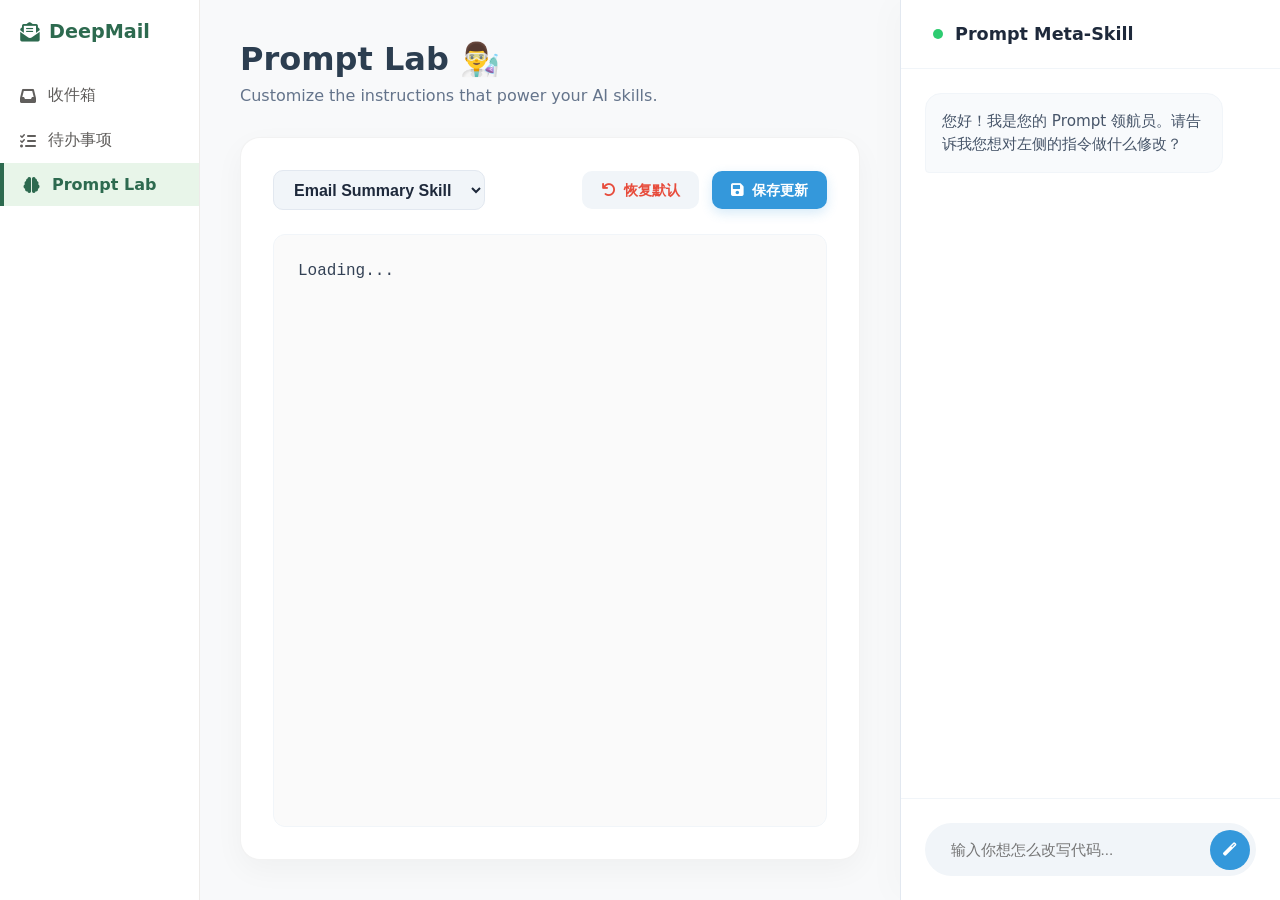
<file: static/prompt_lab.html>
<!DOCTYPE html>
<html lang="zh-CN">
<head>
    <meta charset="UTF-8">
    <meta name="viewport" content="width=device-width, initial-scale=1.0">
    <title>DeepMail AI - Prompt Lab</title>
    <link rel="stylesheet" href="/static/css/styles.css?v=2.2">
    <link rel="stylesheet" href="/static/css/prompt_lab.css?v=1.0">
    <link rel="stylesheet" href="https://cdnjs.cloudflare.com/ajax/libs/font-awesome/6.0.0/css/all.min.css">
</head>
<body>
    <div class="app-container">
        <!-- Sidebar Navigation -->
        <nav class="sidebar">
            <div class="logo">
                <i class="fas fa-envelope-open-text"></i>
                <span>DeepMail</span>
            </div>
            <ul class="folder-list">
                <li onclick="window.location.href='/'"><div class="folder-item"><i class="fas fa-inbox"></i> <span>收件箱</span></div></li>
                <li onclick="window.location.href='/todo'"><div class="folder-item"><i class="fas fa-tasks"></i> <span>待办事项</span></div></li>
                <li class="active"><div class="folder-item"><i class="fas fa-brain"></i> <span>Prompt Lab</span></div></li>
            </ul>
        </nav>

        <!-- Main Content -->
        <main class="main-content">
            <div class="header">
                <h1>Prompt Lab 👨‍🔬</h1>
                <p>Customize the instructions that power your AI skills.</p>
            </div>

            <div class="editor-container">
                <div class="editor-header">
                    <div>
                        <select id="skill-select" class="skill-select" onchange="loadPrompt()">
                            <option value="email_summary">Email Summary Skill</option>
                            <option value="todo_extract">Todo Extraction Skill</option>
                        </select>
                        <span id="toast" class="toast"><i class="fas fa-check-circle"></i> 已保存</span>
                    </div>
                    <div class="btn-group">
                        <button class="btn-danger" onclick="restoreDefault()"><i class="fas fa-undo"></i> 恢复默认</button>
                        <button class="btn-primary" onclick="savePrompt()"><i class="fas fa-save"></i> 保存更新</button>
                    </div>
                </div>
                <textarea id="prompt-editor" spellcheck="false">Loading...</textarea>
            </div>
        </main>

        <!-- AI Chat Sidebar -->
        <section class="chat-container">
            <header class="chat-header">
                <div class="status-dot"></div>
                <h3>Prompt Meta-Skill</h3>
            </header>
            <div class="messages" id="chat-messages">
                <div class="message system">您好！我是您的 Prompt 领航员。请告诉我您想对左侧的指令做什么修改？</div>
            </div>
            <div class="typing-indicator" id="typing-indicator">Meta-Skill 正在重写指令...</div>
            <div class="input-area">
                <form id="chat-form" class="input-wrapper" onsubmit="handleOptimize(event)">
                    <input type="text" id="user-input" placeholder="输入你想怎么改写代码..." autocomplete="off" required>
                    <button type="submit" id="send-btn">
                        <i class="fa-solid fa-magic"></i>
                    </button>
                </form>
            </div>
        </section>
    </div>

    <script src="/static/js/prompt_lab.js?v=1.0"></script>
</body>
</html>
</file>
<file: static/css/styles.css>
/* DeepMail Sage - Design System */
:root {
    --bg-primary: #ffffff;
    --bg-secondary: #f8f9fa;
    --bg-active: #e8f5e9;
    --border-color: #edebe9;
    --text-main: #323130;
    --text-muted: #605e5c;
    --accent-sage: #2d6a4f;
    --accent-sage-dark: #1b4332;
    --accent-mint: #d8f3dc;
    --important-red: #d13438;
    --sidebar-width: 200px;
    --list-width: 350px;
    --shadow-subtle: 0 2px 4px rgba(0, 0, 0, 0.05);
}

* {
    box-sizing: border-box;
    margin: 0;
    padding: 0;
}

body {
    font-family: 'Segoe UI', system-ui, -apple-system, sans-serif;
    color: var(--text-main);
    background-color: var(--bg-secondary);
    height: 100vh;
    overflow: hidden;
}

.app-container {
    display: flex;
    height: 100vh;
}

/* --- Sidebar --- */
.sidebar {
    width: var(--sidebar-width);
    background-color: var(--bg-primary);
    border-right: 1px solid var(--border-color);
    display: flex;
    flex-direction: column;
    padding: 20px 0;
}

.logo {
    padding: 0 20px 30px;
    font-size: 1.2rem;
    font-weight: bold;
    color: var(--accent-sage);
    display: flex;
    align-items: center;
    gap: 10px;
}

.folder-list {
    list-style: none;
    flex: 1;
}

/* Base style for all sidebar items */
.folder-list li {
    list-style: none;
    cursor: pointer;
    transition: all 0.2s;
}

/* Header/Main Level items */
.folder-list>li>.folder-item,
.folder-list>li>.folder-header {
    padding: 12px 20px;
    display: flex;
    align-items: center;
    gap: 12px;
    color: var(--text-muted);
}

.folder-list li:hover>.folder-item,
.folder-list li:hover>.folder-header {
    background-color: var(--bg-secondary);
}

/* Active State for Main Folders */
.folder-list li.active>.folder-item,
.folder-list li.active>.folder-header {
    background-color: var(--bg-active);
    color: var(--accent-sage);
    font-weight: 600;
    border-left: 4px solid var(--accent-sage);
}

/* Archive Expandable Logic */
.expandable {
    display: block !important;
    /* Ensure vertical flow regardless of other rules */
    width: 100%;
}

.folder-header {
    width: 100%;
    display: flex !important;
    align-items: center;
    gap: 12px;
}

.folder-header .toggle-icon {
    margin-left: auto;
    font-size: 0.7rem;
    transition: transform 0.3s ease;
}

.folder-header.expanded .toggle-icon {
    transform: rotate(90deg);
}

/* Sub-folder List (Accordion) */
.sub-folder-list {
    list-style: none;
    max-height: 0;
    overflow: hidden;
    transition: all 0.3s cubic-bezier(0.4, 0, 0.2, 1);
    background-color: #fafbfb;
}

.expandable.expanded .sub-folder-list {
    max-height: 500px;
    border-bottom: 1px solid var(--border-color);
}

.sub-folder-list li {
    padding: 10px 20px 10px 48px;
    /* Proper indentation */
    font-size: 0.85rem;
    color: var(--text-muted);
    transition: all 0.2s;
    border-left: 4px solid transparent;
    /* Keep layout stable */
}

.sub-folder-list li:hover {
    background-color: #f0f7f4;
    color: var(--accent-sage);
}

.sub-folder-list li.active {
    color: var(--accent-sage);
    font-weight: 600;
    background-color: #f2f8f6;
    border-left: 4px solid var(--accent-sage);
}

/* Category Indicators in Sidebar */
.category-pill {
    display: inline-block;
    width: 12px;
    height: 8px;
    border-radius: 3px;
    margin-right: 10px;
}

/* Category dots and badges moved to common.css */




.stats-card {
    padding: 20px;
    font-size: 0.85rem;
    color: var(--text-muted);
    border-top: 1px solid var(--border-color);
}

/* --- Email List Panel --- */
.email-list-panel {
    width: clamp(280px, 32vw, var(--list-width));
    background-color: var(--bg-primary);
    border-right: 1px solid var(--border-color);
    display: flex;
    flex-direction: column;
}

.panel-header {
    padding: 15px 20px;
    display: flex;
    justify-content: space-between;
    align-items: center;
    border-bottom: 1px solid var(--border-color);
}

.filter-container {
    flex: 1;
}

.filter-select {
    width: 100%;
    padding: 6px 12px;
    border: 1px solid var(--border-color);
    border-radius: 6px;
    background-color: var(--bg-secondary);
    color: var(--text-main);
    font-size: 0.85rem;
    font-weight: 600;
    cursor: pointer;
    outline: none;
    transition: all 0.2s;
}

.filter-select:hover {
    border-color: var(--accent-sage);
}

.filter-select:focus {
    border-color: var(--accent-sage);
    box-shadow: 0 0 0 2px rgba(45, 106, 79, 0.1);
}

.actions button {
    background: none;
    border: none;
    color: var(--text-muted);
    cursor: pointer;
    margin-left: 10px;
    font-size: 1rem;
}

.search-bar {
    padding: 10px 20px;
    position: relative;
    border-bottom: 1px solid var(--border-color);
}

.search-bar i {
    position: absolute;
    left: 30px;
    top: 50%;
    transform: translateY(-50%);
    color: var(--text-muted);
}

.search-bar input {
    width: 100%;
    padding: 8px 10px 8px 30px;
    border: 1px solid var(--border-color);
    border-radius: 4px;
    background-color: var(--bg-secondary);
    outline: none;
}

.email-items {
    flex: 1;
    overflow-y: auto;
}

.email-item {
    padding: 15px 20px;
    border-bottom: 1px solid var(--border-color);
    cursor: pointer;
    display: flex;
    gap: 12px;
    position: relative;
    transition: background 0.2s;
}

.email-item:hover {
    background-color: #f0f7f4;
    transform: translateX(4px);
    transition: all 0.3s cubic-bezier(0.25, 0.8, 0.25, 1);
}

.email-item.unread {
    background-color: var(--bg-secondary);
}

.email-item.active {
    background-color: #e8f3ee;
    border-left: 5px solid var(--accent-sage);
    padding-left: 15px;
    box-shadow: inset 4px 0 10px rgba(0, 0, 0, 0.03);
}

/* Importance Dot on the Left */
.importance-marker {
    width: 8px;
    height: 8px;
    border-radius: 50%;
    margin-top: 6px;
    flex-shrink: 0;
}

.importance-marker.high {
    background-color: var(--important-red);
    box-shadow: 0 0 5px rgba(209, 52, 56, 0.4);
}

.item-content {
    flex: 1;
    overflow: hidden;
}

.item-top {
    display: flex;
    justify-content: space-between;
    margin-bottom: 4px;
}

.item-sender {
    font-weight: 600;
    font-size: 0.9rem;
    white-space: nowrap;
    overflow: hidden;
    text-overflow: ellipsis;
}

.item-date {
    font-size: 0.75rem;
    color: var(--text-muted);
}

.item-subject {
    font-size: 0.85rem;
    font-weight: 500;
    margin-bottom: 4px;
    white-space: nowrap;
    overflow: hidden;
    text-overflow: ellipsis;
}

.item-summary {
    font-size: 0.8rem;
    color: var(--text-muted);
    display: -webkit-box;
    -webkit-line-clamp: 2;
    -webkit-box-orient: vertical;
    overflow: hidden;
}

/* --- Content Panel --- */
.content-panel {
    flex: 1;
    min-width: 0;
    background-color: var(--bg-primary);
    overflow-y: auto;
    display: flex;
    flex-direction: column;
}

.welcome-view {
    margin: auto;
    text-align: center;
    color: var(--text-muted);
}

.welcome-view i {
    font-size: 4rem;
    margin-bottom: 20px;
    opacity: 0.2;
}

.detail-view {
    display: flex;
    flex-direction: column;
    height: 100%;
}

.detail-header {
    padding: 10px 30px;
    border-bottom: 1px solid var(--border-color);
}

.subject-line {
    display: flex;
    justify-content: space-between;
    align-items: flex-start;
    margin-bottom: 8px;
}

.subject-line h1 {
    font-size: 1.3rem !important; /* Targeted size */
    font-weight: 600;
    line-height: 1.4;
    color: #1a1a1a;
    margin: 0;
}

.tag {
    padding: 4px 10px;
    border-radius: 12px;
    font-size: 0.75rem;
    font-weight: bold;
}

.importance-tag {
    background-color: #fdeaea;
    color: var(--important-red);
}

.category-tag {
    background-color: var(--accent-mint);
    color: var(--accent-sage-dark);
}

.header-tags {
    display: flex;
    gap: 8px;
    margin-top: 10px;
}

/* Badges moved to common.css */

/* 蓝灰色 - 其他 */

.sender-info {
    display: flex;
    align-items: center;
    gap: 12px;
    margin-bottom: 10px;
}

.avatar {
    width: 36px;
    height: 36px;
    background-color: var(--accent-mint);
    color: var(--accent-sage-dark);
    border-radius: 50%;
    display: flex;
    align-items: center;
    justify-content: center;
    font-weight: bold;
    font-size: 1rem;
}

.sender-meta {
    display: flex;
    flex-direction: column;
}

.sender-meta span {
    font-size: 0.8rem;
    color: var(--text-muted);
}

.ai-summary-box {
    background: linear-gradient(135deg, #f8fbfa 0%, #f0f7f4 100%);
    border: 1px solid rgba(132, 169, 140, 0.2);
    border-left: 5px solid var(--accent-sage);
    border-radius: 12px;
    padding: 12px 18px;
    line-height: 1.6;
    box-shadow: 0 4px 20px rgba(0, 0, 0, 0.04);
    font-style: italic;
    font-size: 1rem;
    font-weight: 600;
    text-decoration: underline;
    text-underline-offset: 4px;
    text-decoration-color: rgba(45, 106, 79, 0.2);
    color: #2f3e46;
    position: relative;
}

.ai-summary-box::after {
    content: "AI INSIGHT";
    position: absolute;
    top: -10px;
    right: 20px;
    background: var(--accent-sage);
    color: white;
    font-size: 0.6rem;
    padding: 2px 8px;
    border-radius: 10px;
    font-weight: bold;
    letter-spacing: 1px;
}

.ai-header {
    font-size: 0.9rem;
    font-weight: bold;
    color: var(--accent-sage);
    margin-bottom: 8px;
    display: flex;
    align-items: center;
    gap: 8px;
}

/* --- Split View --- */
.view-controls {
    padding: 10px 40px;
    border-bottom: 1px solid var(--border-color);
    display: flex;
    gap: 10px;
    flex-wrap: wrap;
}

.view-controls button {
    padding: 6px 15px;
    border: 1px solid var(--border-color);
    background: var(--bg-primary);
    border-radius: 20px;
    font-size: 0.8rem;
    cursor: pointer;
}

.view-controls button.active {
    background: var(--accent-sage);
    color: white;
    border-color: var(--accent-sage);
}

.body-container {
    flex: 1;
    display: flex;
    overflow: hidden;
    /* Scroll in individual panes */
}

.body-pane {
    flex: 1;
    overflow-y: auto;
    padding: 30px 40px;
    position: relative;
    border-right: 1px solid var(--border-color);
    min-width: 0;
}

.pane-label {
    position: sticky;
    top: -30px;
    background: var(--accent-sage);
    color: white;
    font-size: 0.7rem;
    padding: 2px 10px;
    border-radius: 10px;
    display: inline-block;
    margin-bottom: 15px;
}

.raw-content {
    line-height: 1.8;
    color: var(--text-main);
    font-size: 0.95rem;
}

.body-container.only-original .translation-pane {
    display: none;
}

.body-container.only-original .original-pane {
    flex: 1;
}

.body-container.only-translation .original-pane {
    display: none;
}

.body-container.only-translation .translation-pane {
    flex: 1;
}

/* Utility classes moved to common.css */

/* --- Footer --- */
.stats-card {
    padding: 16px;
    margin: 10px 15px;
    background: linear-gradient(145deg, #f8fcf9 0%, #f0f7f4 100%);
    border-radius: 12px;
    border: 1px solid rgba(45, 106, 79, 0.08);
}

.stat-item {
    display: flex;
    flex-direction: column;
    gap: 2px;
    margin-bottom: 12px;
}

.stat-item:last-child {
    margin-bottom: 0;
}

.stat-label {
    font-size: 0.7rem;
    color: var(--text-muted);
    text-transform: uppercase;
    letter-spacing: 0.5px;
}

.stat-value {
    font-size: 0.85rem;
    color: var(--accent-sage-dark);
    font-weight: 600;
}

.detail-footer {
    padding: 12px 40px;
    background-color: var(--bg-secondary);
    border-top: 1px solid var(--border-color);
    transition: all 0.3s ease;
}

.toggle-header {
    cursor: pointer;
    display: flex;
    justify-content: space-between;
    align-items: center;
    padding: 5px 0;
    user-select: none;
}

.toggle-header:hover {
    color: var(--accent-sage-dark);
}

.toggle-icon {
    transition: transform 0.3s ease;
    font-size: 0.9rem;
    color: var(--text-muted);
}

.action-list {
    list-style: none;
    margin-top: 10px;
    overflow: hidden;
    max-height: 500px;
    transition: max-height 0.3s ease, margin 0.3s ease, opacity 0.3s ease;
}

.action-list.collapsed {
    max-height: 0;
    margin-top: 0;
    opacity: 0;
    pointer-events: none;
}

.toggle-header.active .toggle-icon {
    transform: rotate(180deg);
}

.action-list li {
    padding: 8px 0;
    display: flex;
    align-items: center;
    gap: 10px;
    font-size: 0.9rem;
}

.action-list li::before {
    content: '\f14a';
    font-family: 'Font Awesome 5 Free';
    font-weight: 900;
    color: var(--accent-sage);
}

/* Scrollbar styling */
::-webkit-scrollbar {
    width: 6px;
}

::-webkit-scrollbar-track {
    background: transparent;
}

::-webkit-scrollbar-thumb {
    background: #ccc;
    border-radius: 10px;
}

::-webkit-scrollbar-thumb:hover {
    background: #999;
}

/* Loading Shimmer Effect */
.loading-shimmer {
    height: 200px;
    width: 100%;
    background: linear-gradient(90deg, #f0f0f0 25%, #f7f7f7 50%, #f0f0f0 75%);
    background-size: 200% 100%;
    animation: shimmer 1.5s infinite;
    border-radius: 8px;
    margin-bottom: 20px;
}

@keyframes shimmer {
    0% {
        background-position: 200% 0;
    }

    100% {
        background-position: -200% 0;
    }
}

/* 自定义旋转动画 */
.fa-spin-custom {
    animation: fa-spin 2s infinite linear;
}

@keyframes fa-spin {
    0% {
        transform: rotate(0deg);
    }
    100% {
        transform: rotate(359deg);
    }
}
/* --- 同步进度条样式 --- */
.sync-progress {
    margin: 10px 15px 20px 15px;
    padding: 15px;
    background: rgba(45, 106, 79, 0.05); /* Sage green tint */
    border-radius: 12px;
    border: 1px solid rgba(45, 106, 79, 0.1);
}

.sync-header {
    display: flex;
    justify-content: space-between;
    font-size: 13px;
    margin-bottom: 8px;
    font-weight: 500;
    color: var(--accent-sage);
}

.progress-track {
    height: 6px;
    background: rgba(0, 0, 0, 0.05);
    border-radius: 3px;
    overflow: hidden;
    margin-bottom: 8px;
}

.progress-fill {
    height: 100%;
    background: linear-gradient(90deg, var(--accent-sage), #84a98c);
    width: 5%;
    transition: width 0.4s cubic-bezier(0.4, 0, 0.2, 1);
    box-shadow: 0 0 10px rgba(45, 106, 79, 0.2);
}

/* Workspace Mode: Hides email list and expands content panel */
.app-container.workspace-mode-active .email-list-panel {
    display: none !important;
}

.app-container.workspace-mode-active .content-panel {
    flex: 1;
}

/* Workspace Shared Styles */
.workspace-header {
    padding: 24px 30px;
    border-bottom: 1px solid var(--border-color);
    background: #fafafa;
}

.workspace-title {
    font-size: 1.4rem;
    color: var(--accent-sage-dark);
    font-weight: 700;
    display: flex;
    align-items: center;
    gap: 12px;
}

.workspace-subtitle {
    font-size: 0.85rem;
    color: var(--text-muted);
    margin-top: 6px;
}

.badge-mint {
    font-size: 0.8rem;
    background: var(--accent-mint);
    color: var(--accent-sage-dark);
    padding: 4px 10px;
    border-radius: 20px;
}

/* Prompt Lab View */
.prompt-lab-workspace {
    height: 100%;
    display: flex;
    flex-direction: column;
    background: #fff;
    min-height: 0;
}

.workspace-body-grid {
    flex: 1;
    display: grid;
    grid-template-columns: 280px 1fr;
    min-height: 0;
    overflow: hidden;
}

.workspace-sidebar {
    border-right: 1px solid var(--border-color);
    background: #fcfcfc;
    padding: 20px;
    overflow-y: auto;
    min-width: 0;
}

.sidebar-label {
    font-size: 0.75rem;
    font-weight: 800;
    text-transform: uppercase;
    color: var(--text-muted);
    letter-spacing: 1px;
    margin-bottom: 15px;
    padding-left: 10px;
}

.skill-list-container {
    list-style: none;
}

.editor-pane {
    display: flex;
    flex-direction: column;
    padding: 30px;
    background: #fff;
    position: relative;
    min-width: 0;
    min-height: 0;
}

.editor-header {
    display: flex;
    justify-content: space-between;
    align-items: flex-start;
    margin-bottom: 20px;
    gap: 20px;
}

.active-skill-title {
    font-size: 1.2rem;
    color: var(--accent-sage-dark);
    font-weight: 700;
}

.skill-subtitle {
    font-size: 0.85rem;
    color: var(--text-muted);
    margin-top: 4px;
}

.editor-actions {
    display: flex;
    gap: 10px;
    flex-shrink: 0;
}

.editor-container {
    flex: 1;
    display: flex;
    flex-direction: column;
    background: #fafafa;
    border: 1px solid var(--border-color);
    border-radius: 12px;
    overflow: hidden;
    box-shadow: inset 0 2px 4px rgba(0,0,0,0.02);
}

.editor-terminal-header {
    background: #f1f1f1;
    padding: 8px 15px;
    font-family: monospace;
    font-size: 0.75rem;
    color: #666;
    border-bottom: 1px solid var(--border-color);
    display: flex;
    align-items: center;
    gap: 8px;
}

.prompt-editor-field {
    flex: 1;
    border: none;
    background: transparent;
    padding: 20px;
    font-family: 'Consolas', 'Monaco', 'Courier New', monospace;
    font-size: 0.95rem;
    line-height: 1.6;
    color: #2c3e50;
    resize: none;
    outline: none;
}

.optimizer-overlay {
    margin-top: 15px;
    padding: 12px 18px;
    border-radius: 10px;
    background: #f0f7f4;
    border: 1px solid var(--accent-sage);
    color: var(--accent-sage-dark);
    font-size: 0.85rem;
    display: flex;
    align-items: center;
    gap: 10px;
}

.workspace-placeholder {
    grid-column: 2;
    display: flex;
    flex-direction: column;
    align-items: center;
    justify-content: center;
    color: var(--text-muted);
    opacity: 0.5;
    padding: 40px;
    text-align: center;
    width: 100%;
    min-height: 320px;
}

.placeholder-icon {
    font-size: 4rem;
    margin-bottom: 20px;
}

/* Responsive Overrides */
@media (max-width: 1200px) {
    .workspace-body-grid {
        grid-template-columns: 220px 1fr;
    }
    
    .editor-pane {
        padding: 20px;
    }
}

@media (max-width: 992px) {
    .workspace-body-grid {
        grid-template-columns: 1fr;
        grid-template-rows: auto 1fr;
    }
    
    .workspace-sidebar {
        border-right: none;
        border-bottom: 1px solid var(--border-color);
        padding: 15px;
        max-height: 200px;
    }
    
    .skill-list-container {
        display: flex;
        flex-wrap: wrap;
        gap: 10px;
    }
    
    .skill-tab {
        margin-bottom: 0 !important;
    }
    
    .workspace-placeholder {
        grid-column: 1;
        grid-row: 2;
    }
    
    .editor-pane {
        grid-row: 2;
    }
}

@media (max-width: 768px) {
    .editor-header {
        flex-direction: column;
        align-items: stretch;
    }
    
    .editor-actions {
        justify-content: space-between;
    }
}

.sync-detail {
    font-size: 11px;
    color: var(--text-muted);
    white-space: nowrap;
    overflow: hidden;
    text-overflow: ellipsis;
}

@media (max-width: 1200px) {
    .email-list-panel {
        width: clamp(250px, 30vw, 320px);
    }

    .detail-header {
        padding: 10px 16px;
    }

    .subject-line {
        flex-direction: column;
        gap: 8px;
    }

    .subject-line h1 {
        font-size: 1.05rem !important;
        line-height: 1.35;
    }

    .header-tags {
        margin-top: 0;
        flex-wrap: wrap;
    }

    .ai-summary-box {
        font-size: 0.9rem;
        padding: 10px 12px;
        font-style: normal;
        text-decoration: none;
    }

    .ai-summary-box::after {
        display: none;
    }

    .view-controls {
        padding: 8px 12px;
        gap: 8px;
    }

    .view-controls button {
        padding: 6px 10px;
    }

    .body-pane {
        padding: 14px 12px;
    }

    .pane-label {
        top: -14px;
    }

    .detail-footer {
        padding: 10px 12px;
    }

    /* Force single column for split view on narrow screens */
    .body-container.split-view {
        flex-direction: column;
    }
    
    .body-container.split-view .body-pane {
        border-right: none;
        border-bottom: 1px solid var(--border-color);
        max-height: 50%;
    }
}

@media (max-width: 768px) {
    .sidebar {
        width: 60px;
    }
    
    .sidebar .logo span, 
    .sidebar .folder-item span,
    .sidebar .folder-header span,
    .sidebar .stats-card {
        display: none;
    }
    
    .sidebar .folder-item,
    .sidebar .folder-header {
        justify-content: center;
        padding: 12px 0;
    }
    
    .sidebar .logo {
        padding: 0 0 20px 0;
        justify-content: center;
    }
}
</file>
<file: static/css/prompt_lab.css>
/* --- Prompt Lab Specific Layout --- */
.app-container {
    display: flex;
    height: 100vh;
    width: 100vw;
    background: #f8f9fa;
    overflow: hidden;
}

.main-content {
    flex: 1;
    padding: 2.5rem;
    display: flex;
    flex-direction: column;
    gap: 1.5rem;
    overflow-y: auto;
    background-color: #f8f9fa;
}

.header {
    display: flex;
    flex-direction: column;
    gap: 0.5rem;
    margin-bottom: 0.5rem;
}

.header h1 {
    font-size: 2rem;
    color: #2c3e50;
    margin: 0;
}

.header p {
    color: #64748b;
    margin: 0;
}

/* --- Editor Container --- */
.editor-container {
    background: white;
    border-radius: 20px;
    box-shadow: 0 10px 30px rgba(0, 0, 0, 0.04);
    padding: 2rem;
    display: flex;
    flex-direction: column;
    flex: 1;
    border: 1px solid rgba(0,0,0,0.05);
}

.editor-header {
    display: flex;
    justify-content: space-between;
    align-items: center;
    margin-bottom: 1.5rem;
}

.skill-select {
    padding: 0.6rem 1rem;
    border: 1px solid #e2e8f0;
    border-radius: 10px;
    font-size: 1rem;
    background: #f1f5f9;
    font-weight: 600;
    color: #1e293b;
    cursor: pointer;
    transition: all 0.2s;
}

.skill-select:hover {
    border-color: #3498db;
}

.btn-group {
    display: flex;
    gap: 0.8rem;
}

.btn-group button {
    padding: 0.6rem 1.2rem;
    border: none;
    border-radius: 10px;
    cursor: pointer;
    font-weight: 700;
    font-size: 0.9rem;
    display: flex;
    align-items: center;
    gap: 8px;
    transition: all 0.2s cubic-bezier(0.4, 0, 0.2, 1);
}

.btn-primary { background: #3498db; color: white; box-shadow: 0 4px 12px rgba(52, 152, 219, 0.2); }
.btn-primary:hover { background: #2980b9; transform: translateY(-1px); }
.btn-danger { background: #f1f5f9; color: #e74c3c; border: 1px solid #fee2e2; }
.btn-danger:hover { background: #fee2e2; }

#prompt-editor {
    flex: 1;
    width: 100%;
    padding: 1.5rem;
    border: 1px solid #f1f5f9;
    border-radius: 12px;
    font-family: 'Fira Code', 'Cascadia Code', 'Courier New', monospace;
    font-size: 1rem;
    resize: none;
    background: #fafafa;
    line-height: 1.6;
    color: #334155;
    outline: none;
    transition: all 0.2s;
}

#prompt-editor:focus {
    background: white;
    border-color: #3498db;
    box-shadow: 0 0 0 4px rgba(52, 152, 219, 0.05);
}

/* --- AI Chat Sidebar --- */
.chat-container {
    width: 380px;
    background: white;
    border-left: 1px solid #e2e8f0;
    display: flex;
    flex-direction: column;
    box-shadow: -10px 0 30px rgba(0,0,0,0.02);
}

.chat-header {
    padding: 1.5rem 2rem;
    border-bottom: 1px solid #f1f5f9;
    display: flex;
    align-items: center;
    gap: 12px;
}

.status-dot {
    width: 10px;
    height: 10px;
    background: #2ecc71;
    border-radius: 50%;
}

.chat-header h3 {
    margin: 0;
    font-size: 1.1rem;
    font-weight: 800;
    color: #1e293b;
}

.messages {
    flex: 1;
    padding: 1.5rem;
    overflow-y: auto;
    display: flex;
    flex-direction: column;
    gap: 1rem;
}

.message {
    max-width: 90%;
    padding: 1rem;
    border-radius: 16px;
    font-size: 0.95rem;
    line-height: 1.5;
}

.message.system {
    background: #f8fafc;
    color: #475569;
    align-self: flex-start;
    border-bottom-left-radius: 4px;
    border: 1px solid #f1f5f9;
}

.message.user {
    background: #3498db;
    color: white;
    align-self: flex-end;
    border-bottom-right-radius: 4px;
    box-shadow: 0 4px 12px rgba(52, 152, 219, 0.15);
}

.typing-indicator {
    display: none;
    padding: 0.5rem 2rem;
    color: #94a3b8;
    font-size: 0.85rem;
    font-weight: 500;
}

.input-area {
    padding: 1.5rem;
    background: white;
    border-top: 1px solid #f1f5f9;
}

.input-wrapper {
    display: flex;
    align-items: center;
    background: #f1f5f9;
    border-radius: 30px;
    padding: 0.4rem;
    transition: all 0.2s;
}

.input-wrapper:focus-within {
    background: white;
    box-shadow: 0 0 0 3px rgba(52, 152, 219, 0.1);
    border: 1px solid #3498db;
}

.input-wrapper input {
    flex: 1;
    border: none;
    padding: 0.6rem 1.2rem;
    outline: none;
    background: transparent;
    font-size: 0.95rem;
}

.input-wrapper button {
    background: #3498db;
    color: white;
    border: none;
    border-radius: 50%;
    width: 40px;
    height: 40px;
    cursor: pointer;
    display: flex;
    align-items: center;
    justify-content: center;
    transition: all 0.2s;
}

.input-wrapper button:hover {
    background: #2980b9;
    transform: scale(1.05);
}

.toast {
    display: none;
    color: #2ecc71;
    font-weight: 700;
    font-size: 0.9rem;
    padding: 4px 12px;
    background: #f0fdf4;
    border-radius: 20px;
    margin-left: 10px;
}
</file>
